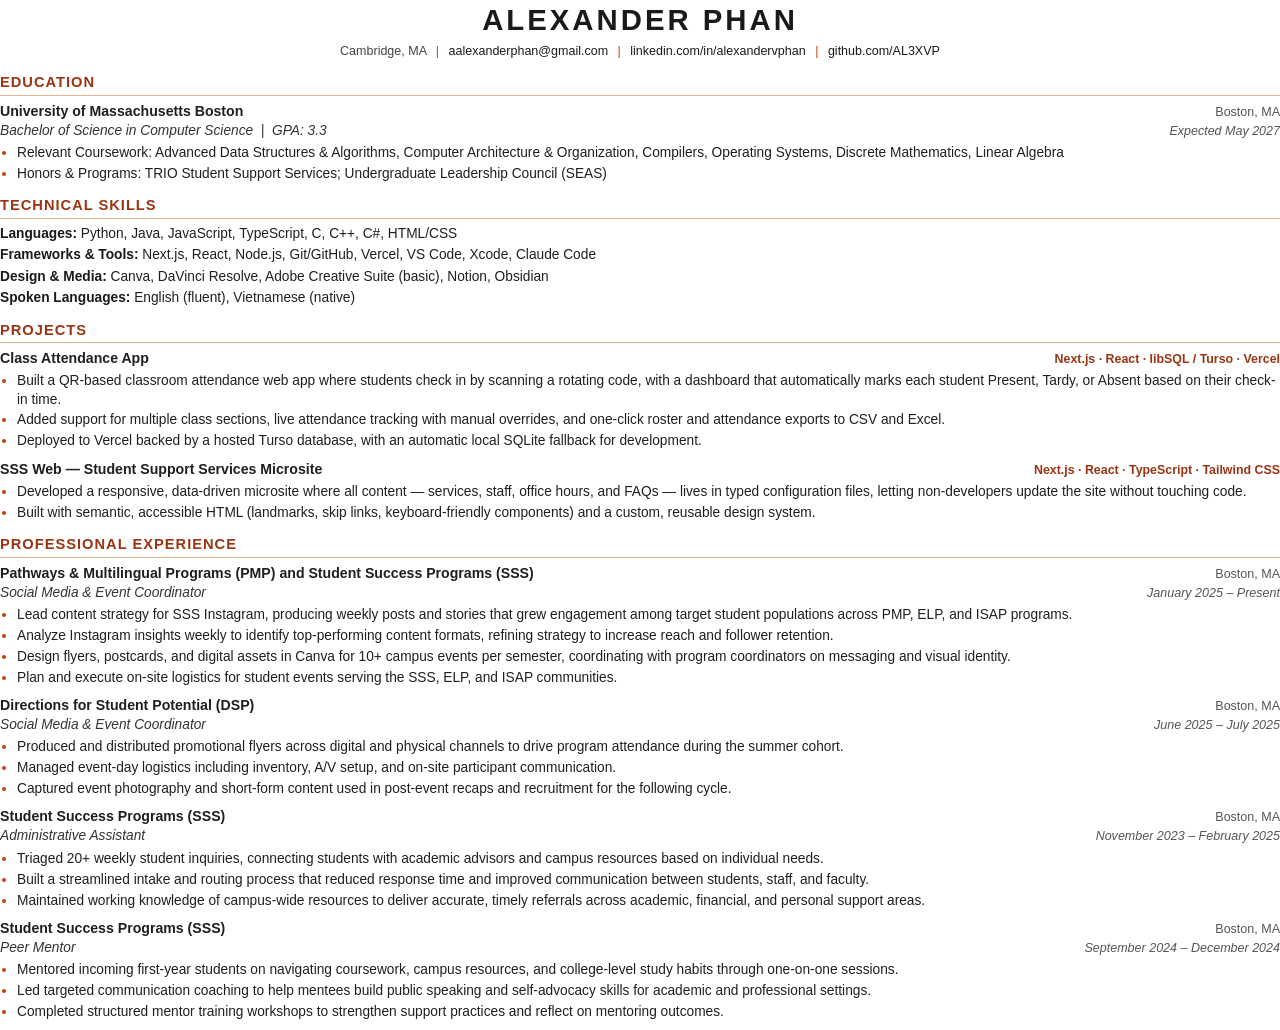
<file: resume.html>
<!DOCTYPE html>
<html lang="en">
<head>
<meta charset="UTF-8" />
<title>Alexander Phan — Resume</title>
<style>
  @page { size: Letter; margin: 0.5in 0.55in; }
  * { margin: 0; padding: 0; box-sizing: border-box; }
  body {
    font-family: "Helvetica Neue", Helvetica, Arial, sans-serif;
    color: #1f1f1f; font-size: 10.3pt; line-height: 1.34;
    -webkit-print-color-adjust: exact; print-color-adjust: exact;
  }
  .name {
    text-align: center; font-size: 22pt; font-weight: 700;
    letter-spacing: 3px; color: #1a1a1a;
  }
  .contact {
    text-align: center; font-size: 9.4pt; color: #444; margin-top: 4px;
  }
  .contact a { color: #1a1a1a; text-decoration: none; }
  .sep { color: #c2410c; margin: 0 6px; }

  .section-title {
    font-size: 11pt; font-weight: 700; text-transform: uppercase;
    letter-spacing: 1px; color: #9a3412;
    border-bottom: 1.5px solid #e7b48f; padding-bottom: 2px;
    margin: 13px 0 6px;
  }

  .entry { margin-bottom: 9px; }
  .entry-head { display: flex; justify-content: space-between; align-items: baseline; }
  .entry-org { font-weight: 700; font-size: 10.6pt; }
  .entry-right { font-size: 9.4pt; color: #555; }
  .entry-sub { display: flex; justify-content: space-between; align-items: baseline; margin-top: 1px; }
  .entry-role { font-style: italic; color: #333; }
  .entry-date { font-style: italic; color: #555; font-size: 9.4pt; }
  .tech { color: #9a3412; font-weight: 600; font-size: 9.3pt; }

  ul { margin: 4px 0 0; padding-left: 17px; }
  li { margin-bottom: 2.5px; }
  li::marker { color: #c2410c; }

  .skills-line { margin-bottom: 3px; }
  .skills-line b { color: #1a1a1a; }
</style>
</head>
<body>

  <div class="name">ALEXANDER PHAN</div>
  <div class="contact">
    Cambridge, MA <span class="sep">|</span>
    <a href="mailto:aalexanderphan@gmail.com">aalexanderphan@gmail.com</a> <span class="sep">|</span>
    <a href="https://linkedin.com/in/alexandervphan">linkedin.com/in/alexandervphan</a> <span class="sep">|</span>
    <a href="https://github.com/AL3XVP">github.com/AL3XVP</a>
  </div>

  <div class="section-title">Education</div>
  <div class="entry">
    <div class="entry-head">
      <span class="entry-org">University of Massachusetts Boston</span>
      <span class="entry-right">Boston, MA</span>
    </div>
    <div class="entry-sub">
      <span class="entry-role">Bachelor of Science in Computer Science &nbsp;|&nbsp; GPA: 3.3</span>
      <span class="entry-date">Expected May 2027</span>
    </div>
    <ul>
      <li>Relevant Coursework: Advanced Data Structures &amp; Algorithms, Computer Architecture &amp; Organization, Compilers, Operating Systems, Discrete Mathematics, Linear Algebra</li>
      <li>Honors &amp; Programs: TRIO Student Support Services; Undergraduate Leadership Council (SEAS)</li>
    </ul>
  </div>

  <div class="section-title">Technical Skills</div>
  <div class="entry">
    <div class="skills-line"><b>Languages:</b> Python, Java, JavaScript, TypeScript, C, C++, C#, HTML/CSS</div>
    <div class="skills-line"><b>Frameworks &amp; Tools:</b> Next.js, React, Node.js, Git/GitHub, Vercel, VS Code, Xcode, Claude Code</div>
    <div class="skills-line"><b>Design &amp; Media:</b> Canva, DaVinci Resolve, Adobe Creative Suite (basic), Notion, Obsidian</div>
    <div class="skills-line"><b>Spoken Languages:</b> English (fluent), Vietnamese (native)</div>
  </div>

  <div class="section-title">Projects</div>
  <div class="entry">
    <div class="entry-head">
      <span class="entry-org">Class Attendance App</span>
      <span class="tech">Next.js · React · libSQL / Turso · Vercel</span>
    </div>
    <ul>
      <li>Built a QR-based classroom attendance web app where students check in by scanning a rotating code, with a dashboard that automatically marks each student Present, Tardy, or Absent based on their check-in time.</li>
      <li>Added support for multiple class sections, live attendance tracking with manual overrides, and one-click roster and attendance exports to CSV and Excel.</li>
      <li>Deployed to Vercel backed by a hosted Turso database, with an automatic local SQLite fallback for development.</li>
    </ul>
  </div>
  <div class="entry">
    <div class="entry-head">
      <span class="entry-org">SSS Web — Student Support Services Microsite</span>
      <span class="tech">Next.js · React · TypeScript · Tailwind CSS</span>
    </div>
    <ul>
      <li>Developed a responsive, data-driven microsite where all content — services, staff, office hours, and FAQs — lives in typed configuration files, letting non-developers update the site without touching code.</li>
      <li>Built with semantic, accessible HTML (landmarks, skip links, keyboard-friendly components) and a custom, reusable design system.</li>
    </ul>
  </div>

  <div class="section-title">Professional Experience</div>
  <div class="entry">
    <div class="entry-head">
      <span class="entry-org">Pathways &amp; Multilingual Programs (PMP) and Student Success Programs (SSS)</span>
      <span class="entry-right">Boston, MA</span>
    </div>
    <div class="entry-sub">
      <span class="entry-role">Social Media &amp; Event Coordinator</span>
      <span class="entry-date">January 2025 – Present</span>
    </div>
    <ul>
      <li>Lead content strategy for SSS Instagram, producing weekly posts and stories that grew engagement among target student populations across PMP, ELP, and ISAP programs.</li>
      <li>Analyze Instagram insights weekly to identify top-performing content formats, refining strategy to increase reach and follower retention.</li>
      <li>Design flyers, postcards, and digital assets in Canva for 10+ campus events per semester, coordinating with program coordinators on messaging and visual identity.</li>
      <li>Plan and execute on-site logistics for student events serving the SSS, ELP, and ISAP communities.</li>
    </ul>
  </div>
  <div class="entry">
    <div class="entry-head">
      <span class="entry-org">Directions for Student Potential (DSP)</span>
      <span class="entry-right">Boston, MA</span>
    </div>
    <div class="entry-sub">
      <span class="entry-role">Social Media &amp; Event Coordinator</span>
      <span class="entry-date">June 2025 – July 2025</span>
    </div>
    <ul>
      <li>Produced and distributed promotional flyers across digital and physical channels to drive program attendance during the summer cohort.</li>
      <li>Managed event-day logistics including inventory, A/V setup, and on-site participant communication.</li>
      <li>Captured event photography and short-form content used in post-event recaps and recruitment for the following cycle.</li>
    </ul>
  </div>
  <div class="entry">
    <div class="entry-head">
      <span class="entry-org">Student Success Programs (SSS)</span>
      <span class="entry-right">Boston, MA</span>
    </div>
    <div class="entry-sub">
      <span class="entry-role">Administrative Assistant</span>
      <span class="entry-date">November 2023 – February 2025</span>
    </div>
    <ul>
      <li>Triaged 20+ weekly student inquiries, connecting students with academic advisors and campus resources based on individual needs.</li>
      <li>Built a streamlined intake and routing process that reduced response time and improved communication between students, staff, and faculty.</li>
      <li>Maintained working knowledge of campus-wide resources to deliver accurate, timely referrals across academic, financial, and personal support areas.</li>
    </ul>
  </div>
  <div class="entry">
    <div class="entry-head">
      <span class="entry-org">Student Success Programs (SSS)</span>
      <span class="entry-right">Boston, MA</span>
    </div>
    <div class="entry-sub">
      <span class="entry-role">Peer Mentor</span>
      <span class="entry-date">September 2024 – December 2024</span>
    </div>
    <ul>
      <li>Mentored incoming first-year students on navigating coursework, campus resources, and college-level study habits through one-on-one sessions.</li>
      <li>Led targeted communication coaching to help mentees build public speaking and self-advocacy skills for academic and professional settings.</li>
      <li>Completed structured mentor training workshops to strengthen support practices and reflect on mentoring outcomes.</li>
    </ul>
  </div>

</body>
</html>
</file>
